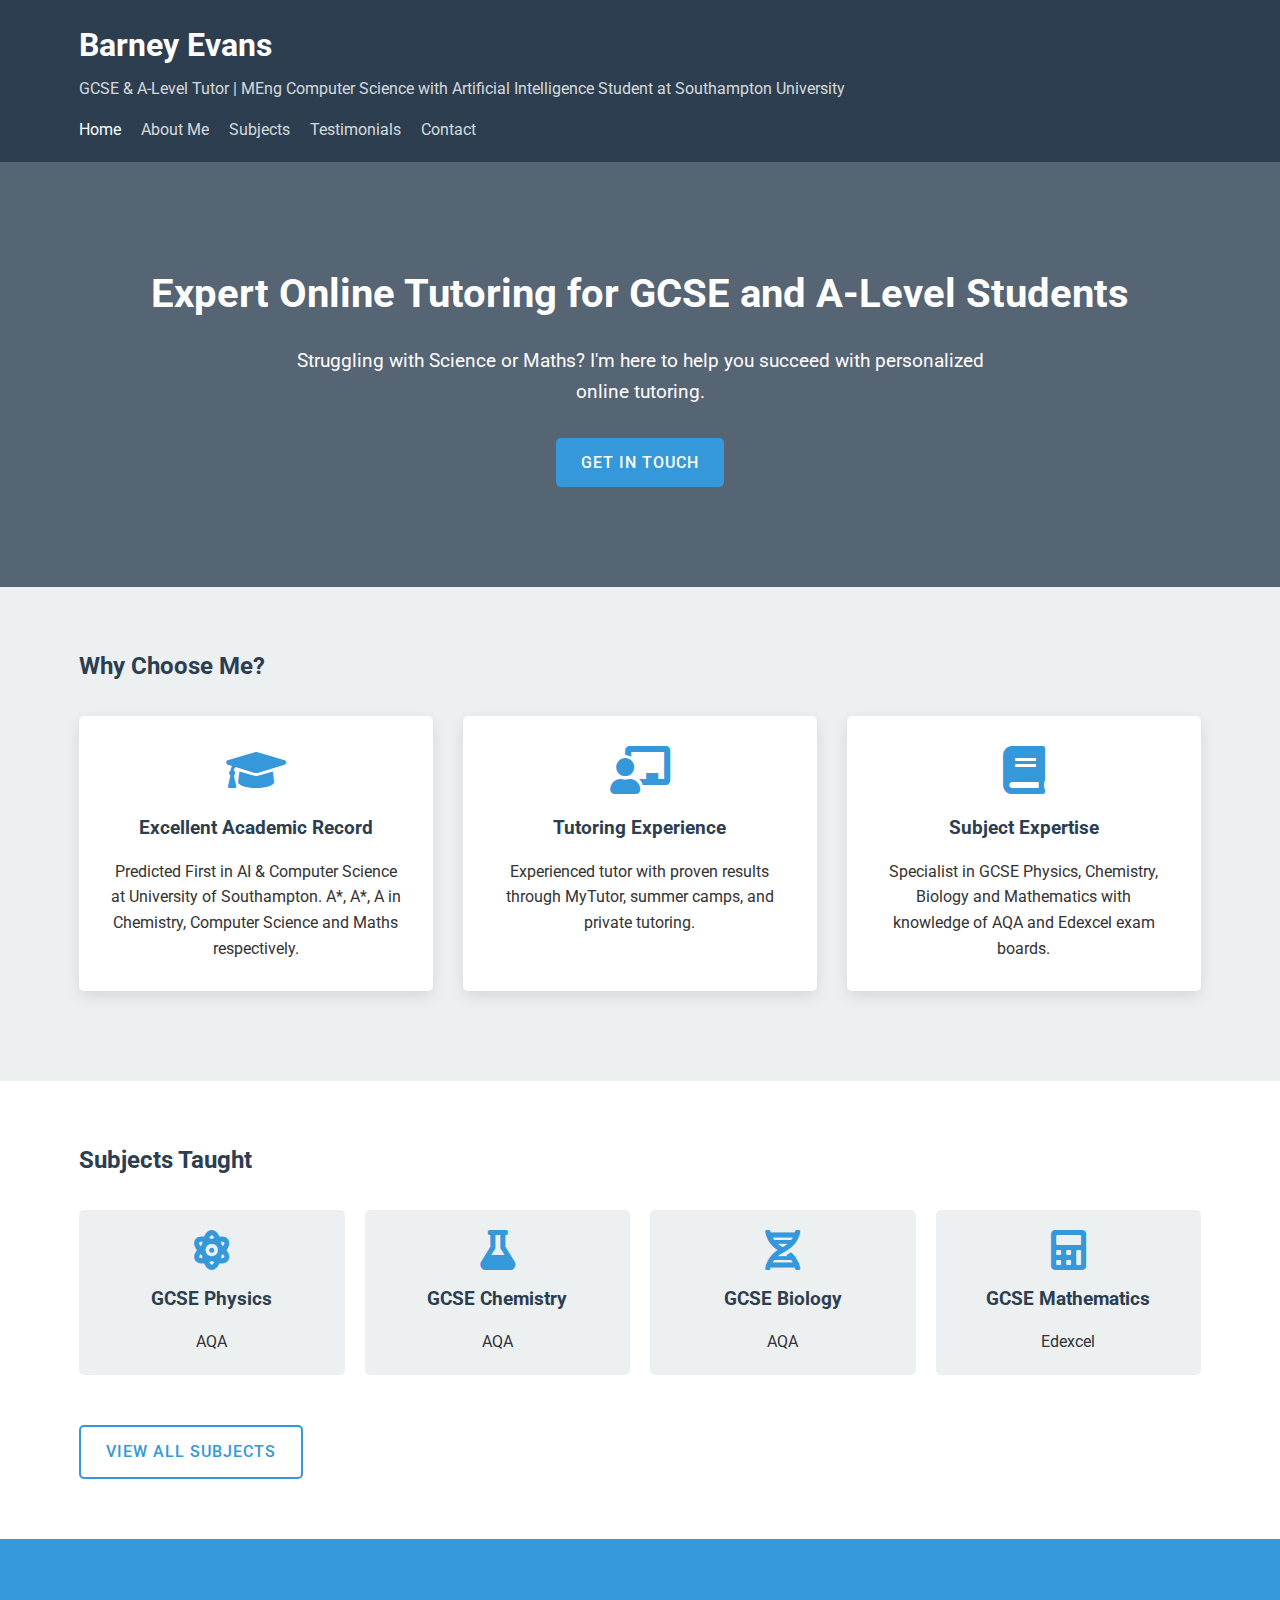
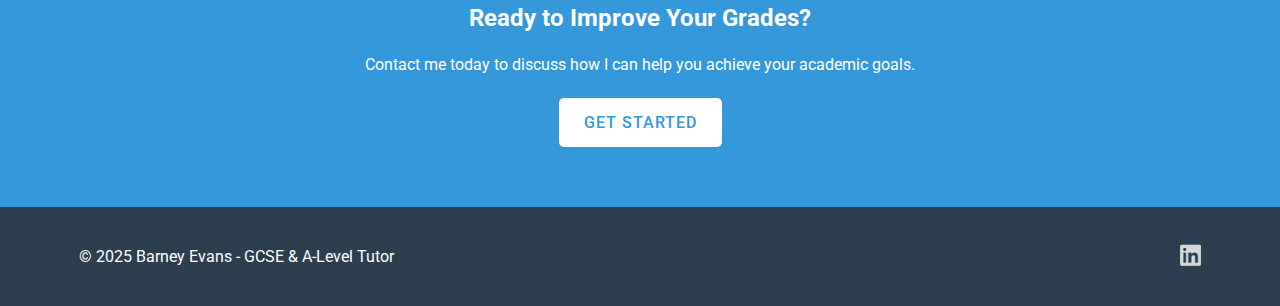
<file: index.html>
<!DOCTYPE html>
<html lang="en">
<head>
    <meta charset="UTF-8">
    <meta name="viewport" content="width=device-width, initial-scale=1.0">
    <title>Barney Evans - GCSE & A-Level Tutor</title>
    <link rel="stylesheet" href="css/style.css">
    <!-- Google Fonts -->
    <link href="https://fonts.googleapis.com/css2?family=Roboto:wght@300;400;500;700&display=swap" rel="stylesheet">
    <!-- Font Awesome for icons -->
    <link rel="stylesheet" href="https://cdnjs.cloudflare.com/ajax/libs/font-awesome/5.15.4/css/all.min.css">
    <!-- Google tag (gtag.js) -->
    <script async src="https://www.googletagmanager.com/gtag/js?id=G-8FGXRLDBVE"></script>
    <script>
      window.dataLayer = window.dataLayer || [];
      function gtag(){dataLayer.push(arguments);}
      gtag('js', new Date());
      gtag('config', 'G-8FGXRLDBVE');
    </script>
</head>
<body>
    <header>
        <div class="container">
            <h1>Barney Evans</h1>
            <p class="tagline">GCSE & A-Level Tutor | MEng Computer Science with Artificial Intelligence Student at Southampton University</p>
            <nav>
                <ul>
                    <li><a href="index.html" class="active">Home</a></li>
                    <li><a href="about.html">About Me</a></li>
                    <li><a href="subjects.html">Subjects</a></li>
                    <li><a href="testimonials.html">Testimonials</a></li>
                    <li><a href="contact.html">Contact</a></li>
                </ul>
            </nav>
        </div>
    </header>

    <section class="hero">
        <div class="container">
            <div class="hero-content">
                <h2>Expert Online Tutoring for GCSE and A-Level Students</h2>
                <p>Struggling with Science or Maths? I'm here to help you succeed with personalized online tutoring.</p>
                <a href="contact.html" class="btn">Get in Touch</a>
            </div>
        </div>
    </section>

    <section class="highlights">
        <div class="container">
            <h2>Why Choose Me?</h2>
            <div class="cards">
                <div class="card">
                    <i class="fas fa-graduation-cap"></i>
                    <h3>Excellent Academic Record</h3>
                    <p>Predicted First in AI & Computer Science at University of Southampton. A*, A*, A in Chemistry, Computer Science and Maths respectively.</p>
                </div>
                <div class="card">
                    <i class="fas fa-chalkboard-teacher"></i>
                    <h3>Tutoring Experience</h3>
                    <p>Experienced tutor with proven results through MyTutor, summer camps, and private tutoring.</p>
                </div>
                <div class="card">
                    <i class="fas fa-book"></i>
                    <h3>Subject Expertise</h3>
                    <p>Specialist in GCSE Physics, Chemistry, Biology and Mathematics with knowledge of AQA and Edexcel exam boards.</p>
                </div>
            </div>
        </div>
    </section>

    <section class="subjects-preview">
        <div class="container">
            <h2>Subjects Taught</h2>
            <div class="subject-list">
                <div class="subject" onclick="openSubjectPopup('gcse-physics')">
                    <i class="fas fa-atom"></i>
                    <h3>GCSE Physics</h3>
                    <p>AQA</p>
                </div>
                <div class="subject" onclick="openSubjectPopup('gcse-chemistry')">
                    <i class="fas fa-flask"></i>
                    <h3>GCSE Chemistry</h3>
                    <p>AQA</p>
                </div>
                <div class="subject" onclick="openSubjectPopup('gcse-biology')">
                    <i class="fas fa-dna"></i>
                    <h3>GCSE Biology</h3>
                    <p>AQA</p>
                </div>
                <div class="subject" onclick="openSubjectPopup('gcse-maths')">
                    <i class="fas fa-calculator"></i>
                    <h3>GCSE Mathematics</h3>
                    <p>Edexcel</p>
                </div>
            </div>
            <a href="subjects.html" class="btn btn-secondary">View All Subjects</a>
        </div>
    </section>

    <section class="cta">
        <div class="container">
            <h2>Ready to Improve Your Grades?</h2>
            <p>Contact me today to discuss how I can help you achieve your academic goals.</p>
            <a href="contact.html" class="btn">Get Started</a>
        </div>
    </section>

    <footer>
        <div class="container">
            <p>&copy; 2025 Barney Evans - GCSE & A-Level Tutor</p>
            <div class="social">
                <a href="https://www.linkedin.com/in/barney-evans-400379280/" target="_blank"><i class="fab fa-linkedin"></i></a>
            </div>
        </div>
    </footer>
    
    <!-- Subject Detail Modal -->
    <div id="subject-modal" class="modal">
        <div class="modal-content">
            <span class="close-modal">&times;</span>
            <div id="subject-detail-content">
                <!-- Content will be loaded here via JavaScript -->
            </div>
        </div>
    </div>

    <script>
        // Define subject details - same as on subjects.html
        const subjectDetails = {
            'gcse-physics': {
                title: 'GCSE Physics (AQA)',
                icon: 'fas fa-atom',
                content: `
                    <p>I offer comprehensive tutoring in GCSE Physics (AQA), covering all key topics including:</p>
                    <ul>
                        <li>Energy and energy transfers</li>
                        <li>Electricity and circuits</li>
                        <li>Particle model of matter</li>
                        <li>Atomic structure and radiation</li>
                        <li>Forces and motion</li>
                        <li>Waves and electromagnetic spectrum</li>
                        <li>Magnetism and electromagnetism</li>
                        <li>Space physics</li>
                    </ul>
                    <div class="resource-section">
                        <h4>My Teaching Materials:</h4>
                        <div class="resource-grid">
                            <div class="resource-item" onclick="previewResource('resources/Magnetism - Physics.pdf')">
                                <div class="resource-icon"><i class="fas fa-file-pdf"></i></div>
                                <h5>Magnetism</h5>
                                <span class="preview-btn">Preview</span>
                            </div>
                            <div class="resource-item" onclick="previewResource('resources/Velocity - Physics.pdf')">
                                <div class="resource-icon"><i class="fas fa-file-pdf"></i></div>
                                <h5>Velocity</h5>
                                <span class="preview-btn">Preview</span>
                            </div>
                            <div class="resource-item" onclick="previewResource('resources/Waves - Physics.pdf')">
                                <div class="resource-icon"><i class="fas fa-file-pdf"></i></div>
                                <h5>Waves</h5>
                                <span class="preview-btn">Preview</span>
                            </div>
                        </div>
                    </div>
                `
            },
            'gcse-chemistry': {
                title: 'GCSE Chemistry (AQA)',
                icon: 'fas fa-flask',
                content: `
                    <p>My GCSE Chemistry tutoring covers all aspects of the AQA syllabus, including:</p>
                    <ul>
                        <li>Atomic structure and the periodic table</li>
                        <li>Bonding, structure, and properties of matter</li>
                        <li>Quantitative chemistry</li>
                        <li>Chemical changes and electrolysis</li>
                        <li>Energy changes in reactions</li>
                        <li>Rate of reaction and equilibrium</li>
                        <li>Organic chemistry</li>
                        <li>Chemical analysis and testing</li>
                    </ul>
                    <div class="resource-section">
                        <h4>My Teaching Materials:</h4>
                        <div class="resource-grid">
                            <div class="resource-item" onclick="previewResource('resources/Bonding - Chemistry.pdf')">
                                <div class="resource-icon"><i class="fas fa-file-pdf"></i></div>
                                <h5>Bonding</h5>
                                <span class="preview-btn">Preview</span>
                            </div>
                            <div class="resource-item" onclick="previewResource('resources/Dynamic_Equilibrium - Chemistry.pdf')">
                                <div class="resource-icon"><i class="fas fa-file-pdf"></i></div>
                                <h5>Dynamic Equilibrium</h5>
                                <span class="preview-btn">Preview</span>
                            </div>
                            <div class="resource-item" onclick="previewResource('resources/Rates_of_Reaction - Chemistry.pdf')">
                                <div class="resource-icon"><i class="fas fa-file-pdf"></i></div>
                                <h5>Rates of Reaction</h5>
                                <span class="preview-btn">Preview</span>
                            </div>
                        </div>
                    </div>
                `
            },
            'gcse-biology': {
                title: 'GCSE Biology (AQA)',
                icon: 'fas fa-dna',
                content: `
                    <p>My GCSE Biology tutoring covers the full AQA curriculum, including:</p>
                    <ul>
                        <li>Cell biology and organisation</li>
                        <li>Infection and response</li>
                        <li>Bioenergetics (photosynthesis and respiration)</li>
                        <li>Homeostasis and response</li>
                        <li>Inheritance, variation, and evolution</li>
                        <li>Ecology and ecosystems</li>
                    </ul>
                    <div class="resource-section">
                        <h4>My Teaching Materials:</h4>
                        <div class="resource-grid">
                            <div class="resource-item" onclick="previewResource('resources/Heart - Biology.pdf')">
                                <div class="resource-icon"><i class="fas fa-file-pdf"></i></div>
                                <h5>The Heart</h5>
                                <span class="preview-btn">Preview</span>
                            </div>
                            <div class="resource-item" onclick="previewResource('resources/Inheritance - Biology.pdf')">
                                <div class="resource-icon"><i class="fas fa-file-pdf"></i></div>
                                <h5>Inheritance</h5>
                                <span class="preview-btn">Preview</span>
                            </div>
                        </div>
                    </div>
                `
            },
            'gcse-maths': {
                title: 'GCSE Mathematics (Edexcel)',
                icon: 'fas fa-calculator',
                content: `
                    <p>I provide comprehensive tutoring for Edexcel GCSE Mathematics, covering all key areas:</p>
                    <ul>
                        <li>Number (fractions, percentages, standard form)</li>
                        <li>Algebra (equations, sequences, graphs)</li>
                        <li>Ratio, proportion, and rates of change</li>
                        <li>Geometry and measures</li>
                        <li>Probability and statistics</li>
                    </ul>
                    <div class="resource-section">
                        <h4>My Teaching Materials:</h4>
                        <div class="resource-grid">
                            <div class="resource-item" onclick="previewResource('resources/Sequences - Maths.pdf')">
                                <div class="resource-icon"><i class="fas fa-file-pdf"></i></div>
                                <h5>Sequences</h5>
                                <span class="preview-btn">Preview</span>
                            </div>
                            <div class="resource-item" onclick="previewResource('resources/Trigonometry - Mathematics.pdf')">
                                <div class="resource-icon"><i class="fas fa-file-pdf"></i></div>
                                <h5>Trigonometry</h5>
                                <span class="preview-btn">Preview</span>
                            </div>
                            <div class="resource-item" onclick="previewResource('resources/Vectors - Mathematics.pdf')">
                                <div class="resource-icon"><i class="fas fa-file-pdf"></i></div>
                                <h5>Vectors</h5>
                                <span class="preview-btn">Preview</span>
                            </div>
                        </div>
                    </div>
                `
            }
        };

        // Function to open subject popup
        function openSubjectPopup(subjectId) {
            const modal = document.getElementById('subject-modal');
            const contentDiv = document.getElementById('subject-detail-content');
            const details = subjectDetails[subjectId];
            
            // Create content
            contentDiv.innerHTML = `
                <div class="modal-header">
                    <i class="${details.icon}"></i>
                    <h3>${details.title}</h3>
                </div>
                <div class="modal-body">
                    ${details.content}
                </div>
            `;
            
            // Show modal
            modal.style.display = 'block';
            
            // Stop scrolling on background
            document.body.style.overflow = 'hidden';
        }
        
        // Function to preview a resource
        function previewResource(resourcePath) {
            // Create a PDF viewer modal
            const viewerHTML = `
                <div class="pdf-viewer">
                    <div class="pdf-viewer-header">
                        <a href="${resourcePath}" target="_blank" class="btn btn-small">
                            <i class="fas fa-external-link-alt"></i> Open in New Tab
                        </a>
                    </div>
                    <div class="pdf-viewer-content">
                        <iframe src="${resourcePath}" width="100%" height="600px"></iframe>
                    </div>
                </div>
            `;
            
            // Replace subject detail content with PDF viewer
            document.getElementById('subject-detail-content').innerHTML = viewerHTML;
        }
        
        // Close modal when clicking the X
        document.querySelector('.close-modal').addEventListener('click', function() {
            document.getElementById('subject-modal').style.display = 'none';
            document.body.style.overflow = 'auto'; // Restore scrolling
        });
        
        // Close modal when clicking outside the content
        window.addEventListener('click', function(event) {
            const modal = document.getElementById('subject-modal');
            if (event.target === modal) {
                modal.style.display = 'none';
                document.body.style.overflow = 'auto'; // Restore scrolling
            }
        });
    </script>
</body>
</html>
</file>
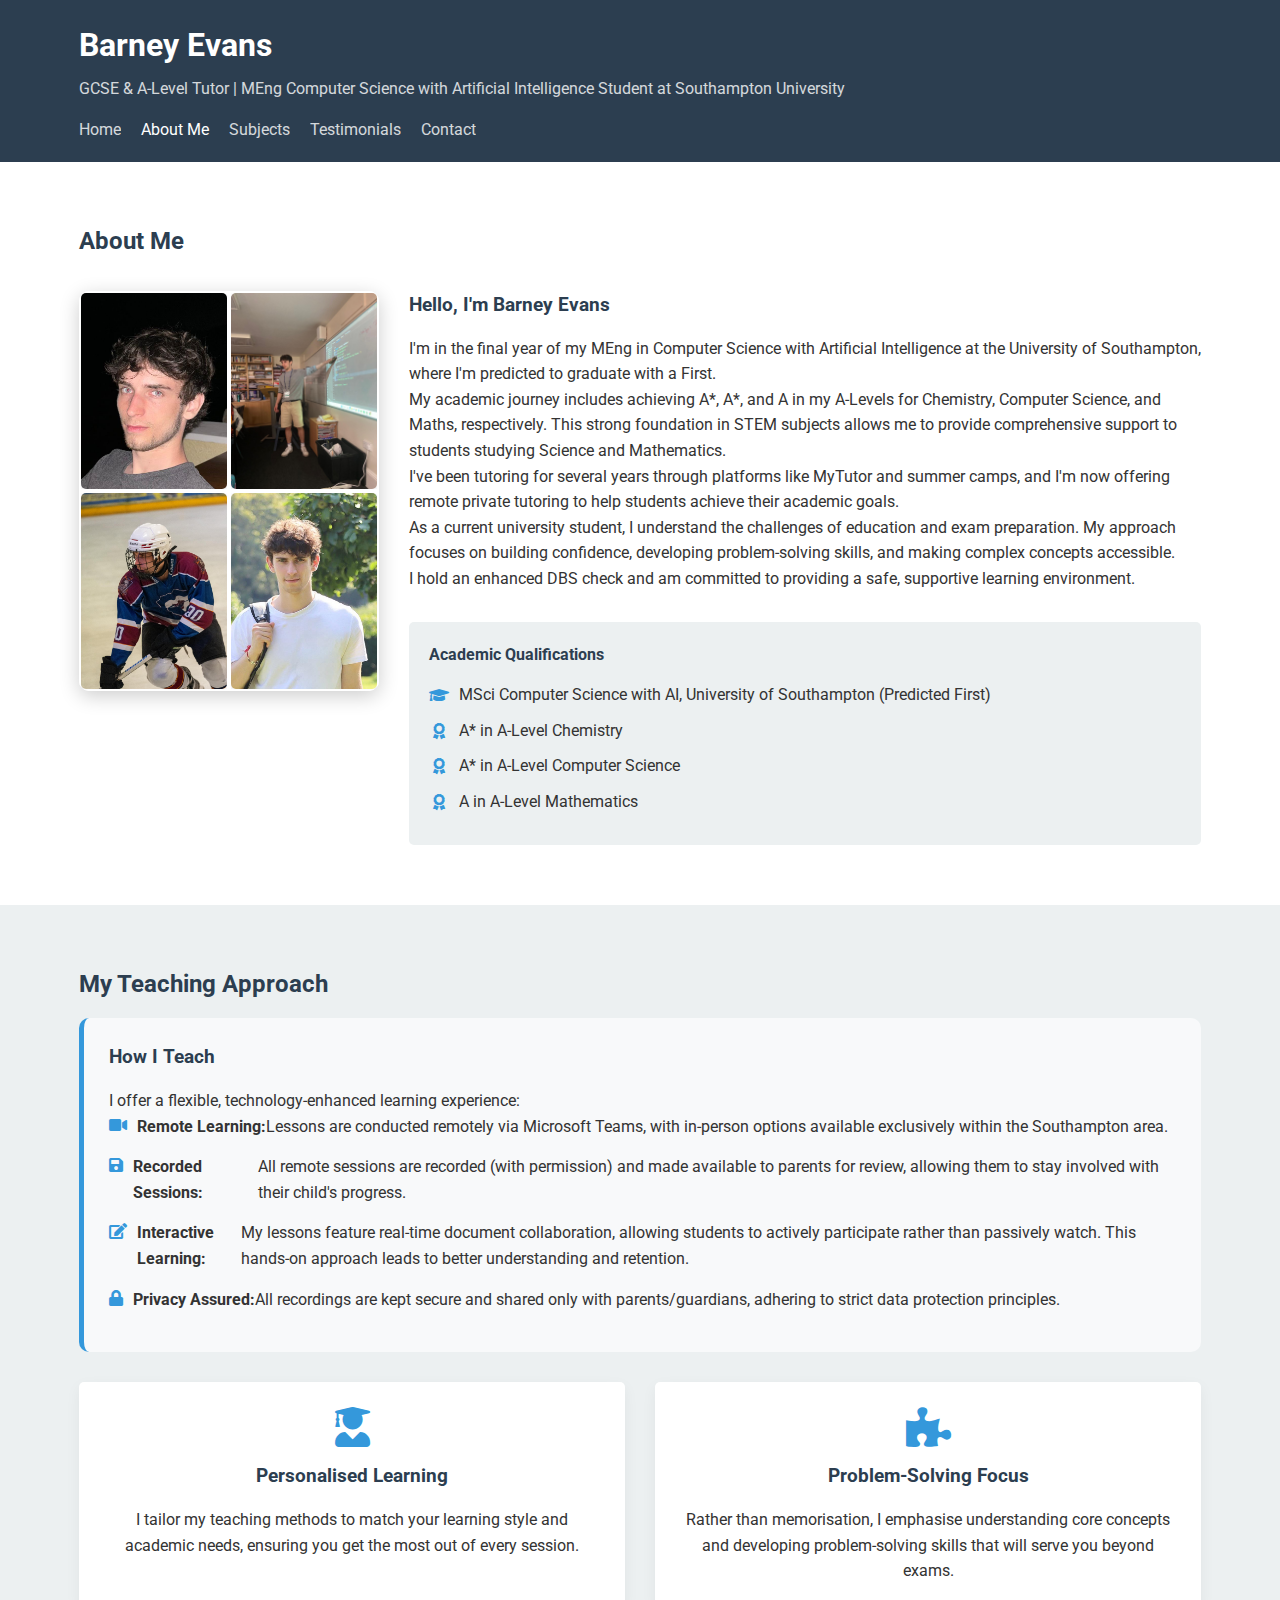
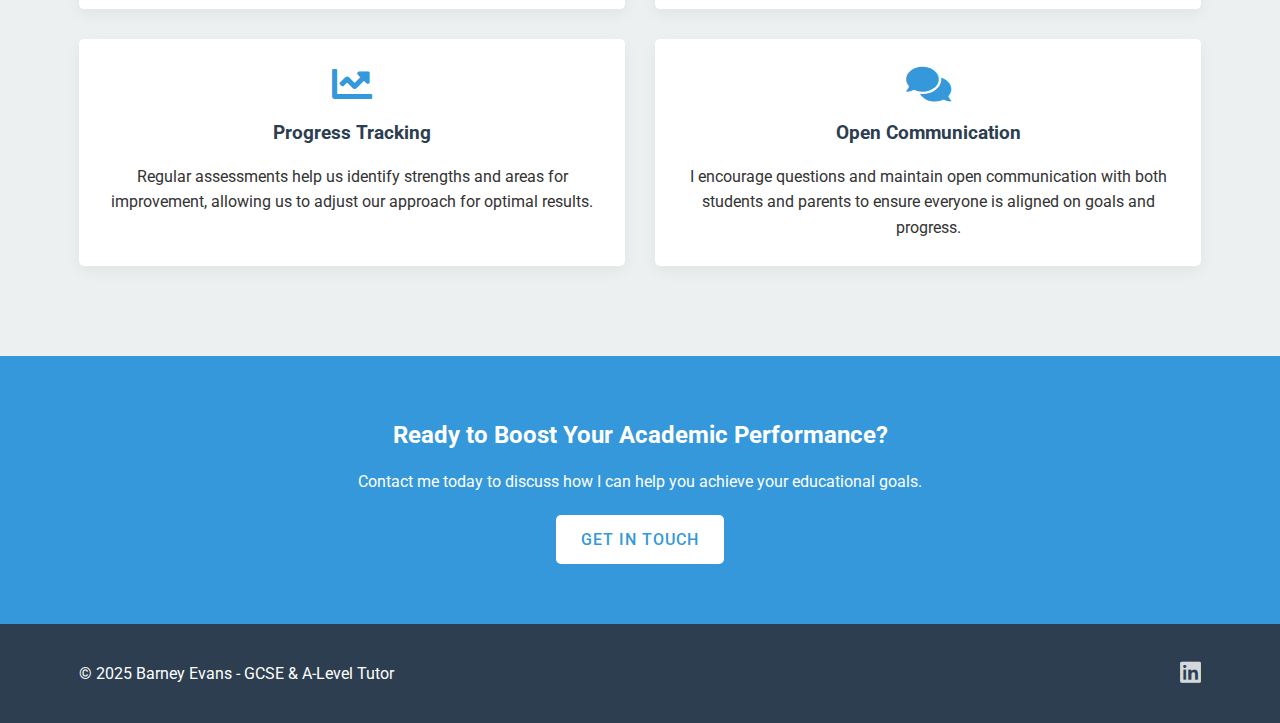
<file: about.html>
<!DOCTYPE html>
<html lang="en">
<head>
    <meta charset="UTF-8">
    <meta name="viewport" content="width=device-width, initial-scale=1.0">
    <title>About Me - Barney Evans | GCSE & A-Level Tutor</title>
    <link rel="stylesheet" href="css/style.css">
    <!-- Google Fonts -->
    <link href="https://fonts.googleapis.com/css2?family=Roboto:wght@300;400;500;700&display=swap" rel="stylesheet">
    <!-- Font Awesome for icons -->
    <link rel="stylesheet" href="https://cdnjs.cloudflare.com/ajax/libs/font-awesome/5.15.4/css/all.min.css">
    <!-- Google tag (gtag.js) -->
    <script async src="https://www.googletagmanager.com/gtag/js?id=G-8FGXRLDBVE"></script>
    <script>
      window.dataLayer = window.dataLayer || [];
      function gtag(){dataLayer.push(arguments);}
      gtag('js', new Date());
      gtag('config', 'G-8FGXRLDBVE');
    </script>
</head>
<body>
    <header>
        <div class="container">
            <h1>Barney Evans</h1>
            <p class="tagline">GCSE & A-Level Tutor | MEng Computer Science with Artificial Intelligence Student at Southampton University</p>
            <nav>
                <ul>
                    <li><a href="index.html">Home</a></li>
                    <li><a href="about.html" class="active">About Me</a></li>
                    <li><a href="subjects.html">Subjects</a></li>
                    <li><a href="testimonials.html">Testimonials</a></li>
                    <li><a href="contact.html">Contact</a></li>
                </ul>
            </nav>
        </div>
    </header>

    <section class="about-intro">
        <div class="container">
            <h2>About Me</h2>
            <div class="about-content">
                <div class="about-image">
                    <div class="image-collage">
                        <div class="collage-row">
                            <div class="collage-cell headshot">
                                <img src="collage_images/headshot.jpg" alt="Barney Evans - Professional Headshot">
                            </div>
                            <div class="collage-cell teaching">
                                <img src="collage_images/teaching.jpg" alt="Barney Evans - Teaching">
                            </div>
                        </div>
                        <div class="collage-row">
                            <div class="collage-cell hockey">
                                <img src="collage_images/hockey_image.jpg" alt="Barney Evans - Playing Ice Hockey">
                            </div>
                            <div class="collage-cell pleasant">
                                <img src="collage_images/pleasant_image.jpg" alt="Barney Evans">
                            </div>
                        </div>
                    </div>
                </div>
                <div class="about-text">
                    <h3>Hello, I'm Barney Evans</h3>
                    <p>I'm in the final year of my MEng in Computer Science with Artificial Intelligence at the University of Southampton, where I'm predicted to graduate with a First.</p>
                    
                    <p>My academic journey includes achieving A*, A*, and A in my A-Levels for Chemistry, Computer Science, and Maths, respectively. This strong foundation in STEM subjects allows me to provide comprehensive support to students studying Science and Mathematics.</p>
                    
                    <p>I've been tutoring for several years through platforms like MyTutor and summer camps, and I'm now offering remote private tutoring to help students achieve their academic goals.</p>
                    
                    <p>As a current university student, I understand the challenges of education and exam preparation. My approach focuses on building confidence, developing problem-solving skills, and making complex concepts accessible.</p>
                    
                    <p>I hold an enhanced DBS check and am committed to providing a safe, supportive learning environment.</p>
                    
                    <div class="qualifications">
                        <h4>Academic Qualifications</h4>
                        <ul>
                            <li><i class="fas fa-graduation-cap"></i> MSci Computer Science with AI, University of Southampton (Predicted First)</li>
                            <li><i class="fas fa-award"></i> A* in A-Level Chemistry</li>
                            <li><i class="fas fa-award"></i> A* in A-Level Computer Science</li>
                            <li><i class="fas fa-award"></i> A in A-Level Mathematics</li>
                        </ul>
                    </div>
                </div>
            </div>
        </div>
    </section>

    <section class="teaching-approach">
        <div class="container">
            <h2>My Teaching Approach</h2>
            
            <div class="teaching-format">
                <h3>How I Teach</h3>
                <p>I offer a flexible, technology-enhanced learning experience:</p>
                <ul class="teaching-features">
                    <li><i class="fas fa-video"></i> <strong>Remote Learning:</strong> Lessons are conducted remotely via Microsoft Teams, with in-person options available exclusively within the Southampton area.</li>
                    <li><i class="fas fa-save"></i> <strong>Recorded Sessions:</strong> All remote sessions are recorded (with permission) and made available to parents for review, allowing them to stay involved with their child's progress.</li>
                    <li><i class="fas fa-edit"></i> <strong>Interactive Learning:</strong> My lessons feature real-time document collaboration, allowing students to actively participate rather than passively watch. This hands-on approach leads to better understanding and retention.</li>
                    <li><i class="fas fa-lock"></i> <strong>Privacy Assured:</strong> All recordings are kept secure and shared only with parents/guardians, adhering to strict data protection principles.</li>
                </ul>
            </div>
            
            <div class="approach-cards">
                <div class="approach-card">
                    <i class="fas fa-user-graduate"></i>
                    <h3>Personalised Learning</h3>
                    <p>I tailor my teaching methods to match your learning style and academic needs, ensuring you get the most out of every session.</p>
                </div>
                <div class="approach-card">
                    <i class="fas fa-puzzle-piece"></i>
                    <h3>Problem-Solving Focus</h3>
                    <p>Rather than memorisation, I emphasise understanding core concepts and developing problem-solving skills that will serve you beyond exams.</p>
                </div>
                <div class="approach-card">
                    <i class="fas fa-chart-line"></i>
                    <h3>Progress Tracking</h3>
                    <p>Regular assessments help us identify strengths and areas for improvement, allowing us to adjust our approach for optimal results.</p>
                </div>
                <div class="approach-card">
                    <i class="fas fa-comments"></i>
                    <h3>Open Communication</h3>
                    <p>I encourage questions and maintain open communication with both students and parents to ensure everyone is aligned on goals and progress.</p>
                </div>
            </div>
        </div>
    </section>

    <section class="cta">
        <div class="container">
            <h2>Ready to Boost Your Academic Performance?</h2>
            <p>Contact me today to discuss how I can help you achieve your educational goals.</p>
            <a href="contact.html" class="btn">Get in Touch</a>
        </div>
    </section>

    <footer>
        <div class="container">
            <p>&copy; 2025 Barney Evans - GCSE & A-Level Tutor</p>
            <div class="social">
                <a href="https://www.linkedin.com/in/barney-evans-400379280/" target="_blank"><i class="fab fa-linkedin"></i></a>
            </div>
        </div>
    </footer>
</body>
</html>
</file>
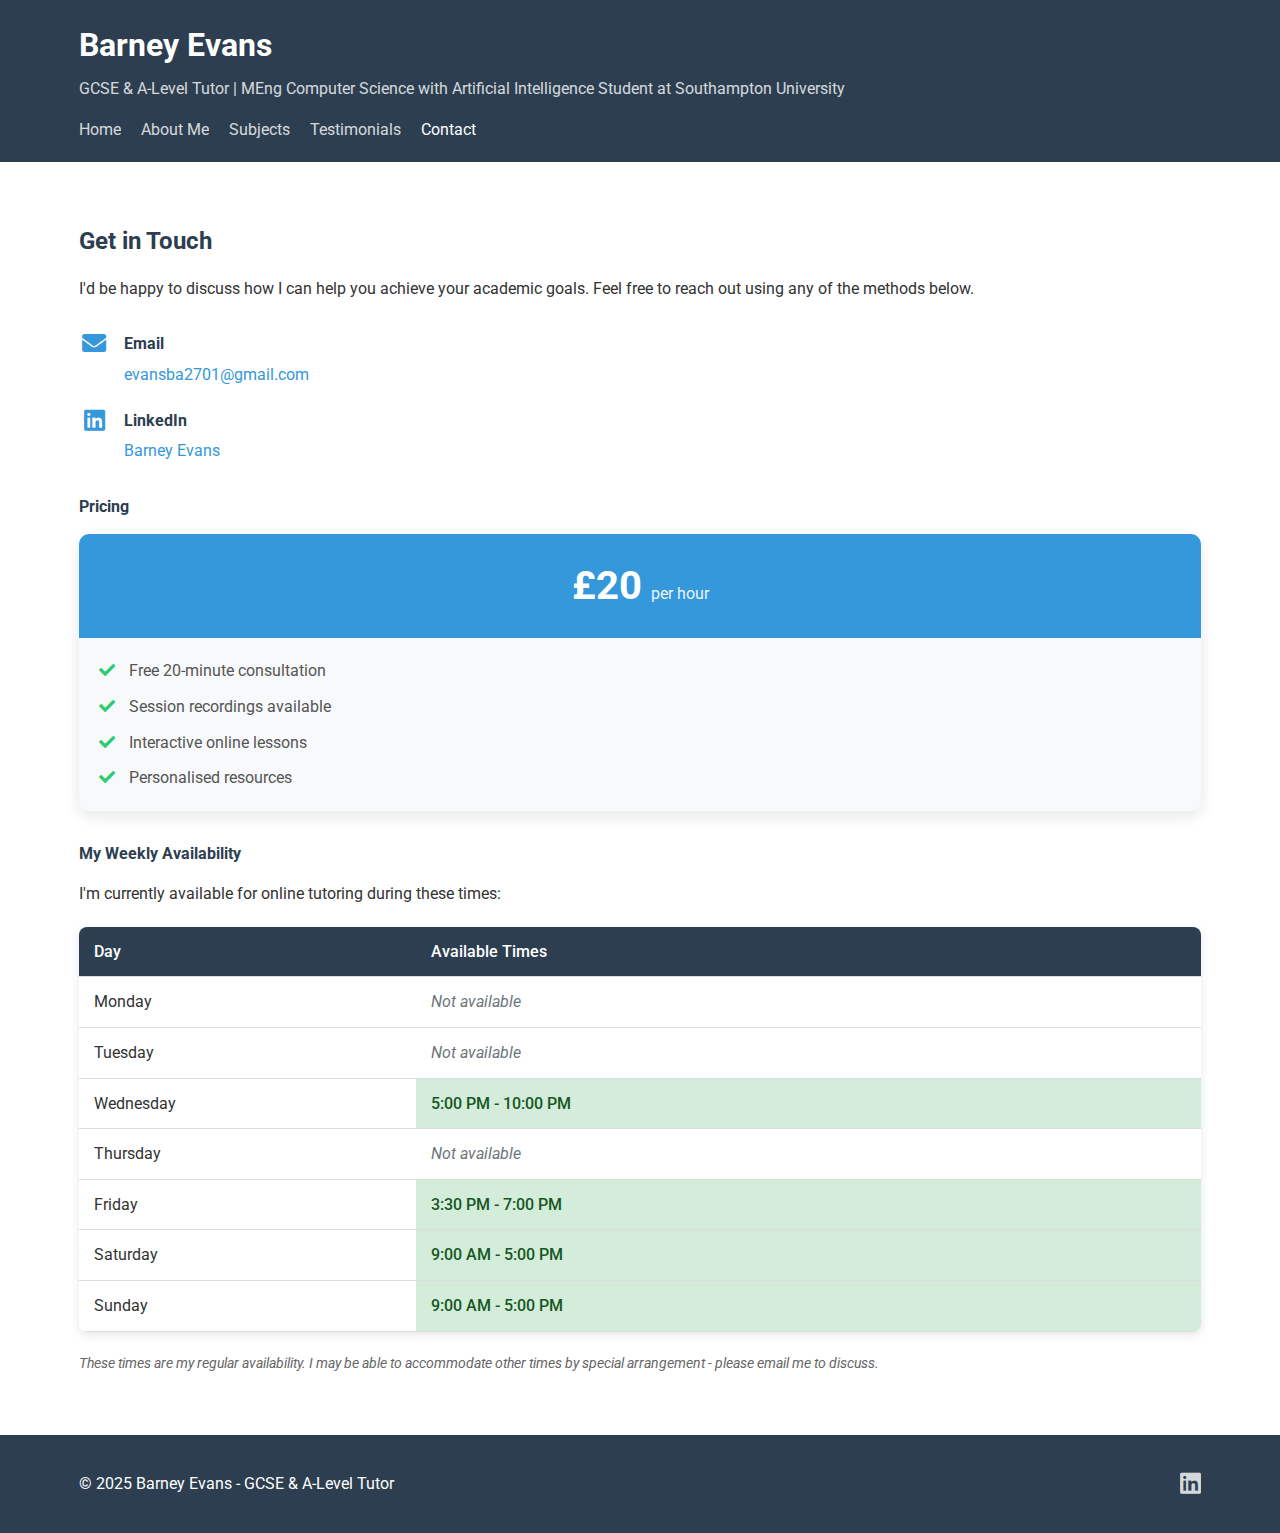
<file: contact.html>
<!DOCTYPE html>
<html lang="en">
<head>
    <meta charset="UTF-8">
    <meta name="viewport" content="width=device-width, initial-scale=1.0">
    <title>Contact - Barney Evans | GCSE & A-Level Tutor</title>
    <link rel="stylesheet" href="css/style.css">
    <!-- Google Fonts -->
    <link href="https://fonts.googleapis.com/css2?family=Roboto:wght@300;400;500;700&display=swap" rel="stylesheet">
    <!-- Font Awesome for icons -->
    <link rel="stylesheet" href="https://cdnjs.cloudflare.com/ajax/libs/font-awesome/5.15.4/css/all.min.css">
    <!-- Google tag (gtag.js) -->
    <script async src="https://www.googletagmanager.com/gtag/js?id=G-8FGXRLDBVE"></script>
    <script>
      window.dataLayer = window.dataLayer || [];
      function gtag(){dataLayer.push(arguments);}
      gtag('js', new Date());
      gtag('config', 'G-8FGXRLDBVE');
    </script>
</head>
<body>
    <header>
        <div class="container">
            <h1>Barney Evans</h1>
            <p class="tagline">GCSE & A-Level Tutor | MEng Computer Science with Artificial Intelligence Student at Southampton University</p>
            <nav>
                <ul>
                    <li><a href="index.html">Home</a></li>
                    <li><a href="about.html">About Me</a></li>
                    <li><a href="subjects.html">Subjects</a></li>
                    <li><a href="testimonials.html">Testimonials</a></li>
                    <li><a href="contact.html" class="active">Contact</a></li>
                </ul>
            </nav>
        </div>
    </header>

    <section class="contact">
        <div class="container">
            <h2>Get in Touch</h2>
            <p>I'd be happy to discuss how I can help you achieve your academic goals. Feel free to reach out using any of the methods below.</p>
            
            <div class="contact-container">
                <div class="contact-info">
                    <div class="contact-method">
                        <i class="fas fa-envelope"></i>
                        <div>
                            <h4>Email</h4>
                            <p><a href="mailto:evansba2701@gmail.com">evansba2701@gmail.com</a></p>
                        </div>
                    </div>
                    
                    <div class="contact-method">
                        <i class="fab fa-linkedin"></i>
                        <div>
                            <h4>LinkedIn</h4>
                            <p><a href="https://www.linkedin.com/in/barney-evans-400379280/" target="_blank">Barney Evans</a></p>
                        </div>
                    </div>
                    
                    <div class="pricing-info">
                        <h4>Pricing</h4>
                        <div class="price-box">
                            <div class="price-main">
                                <span class="price-amount">£20</span>
                                <span class="price-period">per hour</span>
                            </div>
                            <div class="price-features">
                                <p class="price-feature"><i class="fas fa-check"></i> Free 20-minute consultation</p>
                                <p class="price-feature"><i class="fas fa-check"></i> Session recordings available</p>
                                <p class="price-feature"><i class="fas fa-check"></i> Interactive online lessons</p>
                                <p class="price-feature"><i class="fas fa-check"></i> Personalised resources</p>
                            </div>
                        </div>
                    </div>
                    
                    <div class="availability">
                        <h4>My Weekly Availability</h4>
                        <p>I'm currently available for online tutoring during these times:</p>
                        
                        <table class="availability-table">
                            <thead>
                                <tr>
                                    <th class="day-column">Day</th>
                                    <th class="time-column">Available Times</th>
                                </tr>
                            </thead>
                            <tbody>
                                <tr>
                                    <td>Monday</td>
                                    <td class="unavailable">Not available</td>
                                </tr>
                                <tr>
                                    <td>Tuesday</td>
                                    <td class="unavailable">Not available</td>
                                </tr>
                                <tr>
                                    <td>Wednesday</td>
                                    <td class="available">5:00 PM - 10:00 PM</td>
                                </tr>
                                <tr>
                                    <td>Thursday</td>
                                    <td class="unavailable">Not available</td>
                                </tr>
                                <tr>
                                    <td>Friday</td>
                                    <td class="available">3:30 PM - 7:00 PM</td>
                                </tr>
                                <tr>
                                    <td>Saturday</td>
                                    <td class="available">9:00 AM - 5:00 PM</td>
                                </tr>
                                <tr>
                                    <td>Sunday</td>
                                    <td class="available">9:00 AM - 5:00 PM</td>
                                </tr>
                            </tbody>
                        </table>
                        
                        <p class="calendar-note">These times are my regular availability. I may be able to accommodate other times by special arrangement - please email me to discuss.</p>
                    </div>
                </div>
            </div>
        </div>
    </section>

    <footer>
        <div class="container">
            <p>&copy; 2025 Barney Evans - GCSE & A-Level Tutor</p>
            <div class="social">
                <a href="https://www.linkedin.com/in/barney-evans-400379280/" target="_blank"><i class="fab fa-linkedin"></i></a>
            </div>
        </div>
    </footer>

    <script>
        // Simple form validation - note that this doesn't actually send data
        document.getElementById('contactForm').addEventListener('submit', function(e) {
            e.preventDefault();
            alert('Thank you for your message! This is a static demonstration form. Please email me directly at evansba2701@gmail.com.');
        });
    </script>
</body>
</html>
</file>
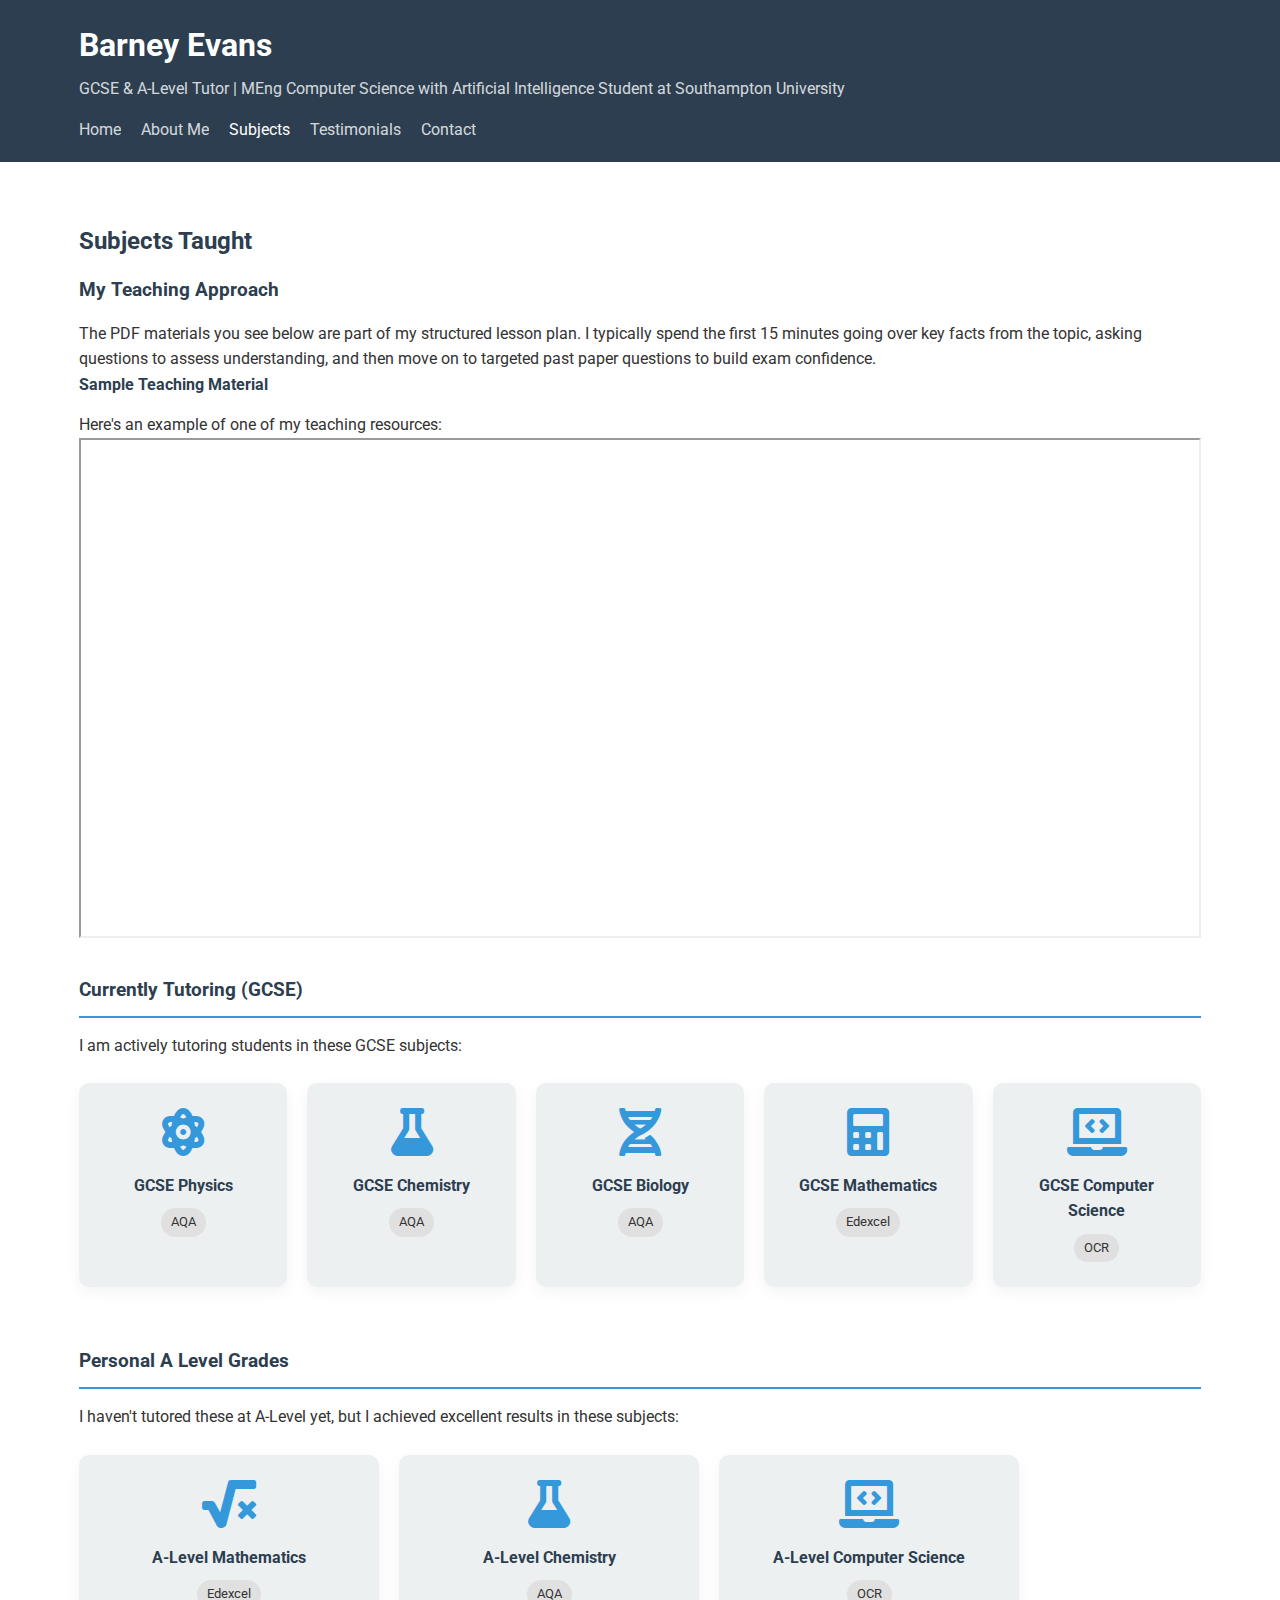
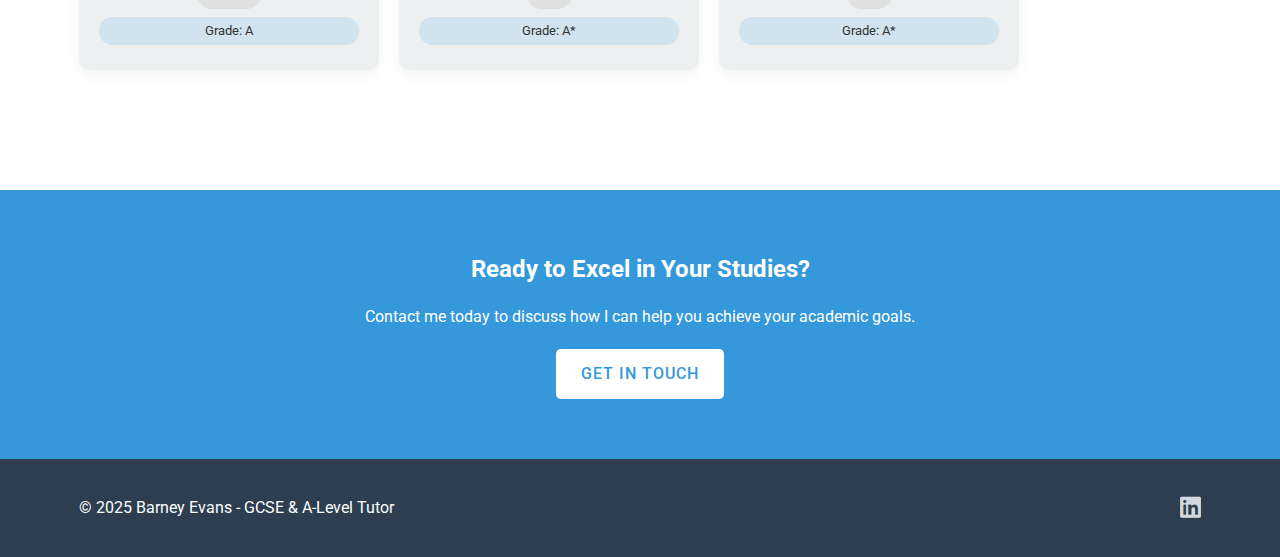
<file: subjects.html>
<!DOCTYPE html>
<html lang="en">
<head>
    <meta charset="UTF-8">
    <meta name="viewport" content="width=device-width, initial-scale=1.0">
    <title>Subjects - Barney Evans | GCSE & A-Level Tutor</title>
    <link rel="stylesheet" href="css/style.css">
    <!-- Google Fonts -->
    <link href="https://fonts.googleapis.com/css2?family=Roboto:wght@300;400;500;700&display=swap" rel="stylesheet">
    <!-- Font Awesome for icons -->
    <link rel="stylesheet" href="https://cdnjs.cloudflare.com/ajax/libs/font-awesome/5.15.4/css/all.min.css">
    <!-- Google tag (gtag.js) -->
    <script async src="https://www.googletagmanager.com/gtag/js?id=G-8FGXRLDBVE"></script>
    <script>
      window.dataLayer = window.dataLayer || [];
      function gtag(){dataLayer.push(arguments);}
      gtag('js', new Date());
      gtag('config', 'G-8FGXRLDBVE');
    </script>
</head>
<body>
    <header>
        <div class="container">
            <h1>Barney Evans</h1>
            <p class="tagline">GCSE & A-Level Tutor | MEng Computer Science with Artificial Intelligence Student at Southampton University</p>
            <nav>
                <ul>
                    <li><a href="index.html">Home</a></li>
                    <li><a href="about.html">About Me</a></li>
                    <li><a href="subjects.html" class="active">Subjects</a></li>
                    <li><a href="testimonials.html">Testimonials</a></li>
                    <li><a href="contact.html">Contact</a></li>
                </ul>
            </nav>
        </div>
    </header>

    <section class="subjects">
        <div class="container">
            <h2>Subjects Taught</h2>
            
            <div class="lesson-approach">
                <h3>My Teaching Approach</h3>
                <p>The PDF materials you see below are part of my structured lesson plan. I typically spend the first 15 minutes going over key facts from the topic, asking questions to assess understanding, and then move on to targeted past paper questions to build exam confidence.</p>
                
                <div class="exemplar-preview">
                    <h4>Sample Teaching Material</h4>
                    <p>Here's an example of one of my teaching resources:</p>
                    <div class="pdf-frame">
                        <iframe src="resources/Bonding - Chemistry.pdf" width="100%" height="500px"></iframe>
                    </div>
                </div>
            </div>
            
            <div class="subject-category">
                <h3>Currently Tutoring (GCSE)</h3>
                <p>I am actively tutoring students in these GCSE subjects:</p>
                
                <div class="subject-grid">
                    <!-- GCSE Physics -->
                    <div class="subject-tile" onclick="showSubjectDetails('gcse-physics')">
                        <div class="subject-icon"><i class="fas fa-atom"></i></div>
                        <h4>GCSE Physics</h4>
                        <span class="exam-board">AQA</span>
                    </div>
                    
                    <!-- GCSE Chemistry -->
                    <div class="subject-tile" onclick="showSubjectDetails('gcse-chemistry')">
                        <div class="subject-icon"><i class="fas fa-flask"></i></div>
                        <h4>GCSE Chemistry</h4>
                        <span class="exam-board">AQA</span>
                    </div>
                    
                    <!-- GCSE Biology -->
                    <div class="subject-tile" onclick="showSubjectDetails('gcse-biology')">
                        <div class="subject-icon"><i class="fas fa-dna"></i></div>
                        <h4>GCSE Biology</h4>
                        <span class="exam-board">AQA</span>
                    </div>
                    
                    <!-- GCSE Mathematics -->
                    <div class="subject-tile" onclick="showSubjectDetails('gcse-maths')">
                        <div class="subject-icon"><i class="fas fa-calculator"></i></div>
                        <h4>GCSE Mathematics</h4>
                        <span class="exam-board">Edexcel</span>
                    </div>
                    
                    <!-- GCSE Computer Science -->
                    <div class="subject-tile" onclick="showSubjectDetails('gcse-cs')">
                        <div class="subject-icon"><i class="fas fa-laptop-code"></i></div>
                        <h4>GCSE Computer Science</h4>
                        <span class="exam-board">OCR</span>
                    </div>
                </div>
            </div>
            
            <div class="subject-category">
                <h3>Personal A Level Grades</h3>
                <p>I haven't tutored these at A-Level yet, but I achieved excellent results in these subjects:</p>
                
                <div class="subject-grid">
                    <!-- A-Level Mathematics -->
                    <div class="subject-tile a-level" onclick="showSubjectDetails('alevel-maths')">
                        <div class="subject-icon"><i class="fas fa-square-root-alt"></i></div>
                        <h4>A-Level Mathematics</h4>
                        <span class="exam-board">Edexcel</span>
                        <span class="grade">Grade: A</span>
                    </div>
                    
                    <!-- A-Level Chemistry -->
                    <div class="subject-tile a-level" onclick="showSubjectDetails('alevel-chemistry')">
                        <div class="subject-icon"><i class="fas fa-flask"></i></div>
                        <h4>A-Level Chemistry</h4>
                        <span class="exam-board">AQA</span>
                        <span class="grade">Grade: A*</span>
                    </div>
                    
                    <!-- A-Level Computer Science -->
                    <div class="subject-tile a-level" onclick="showSubjectDetails('alevel-cs')">
                        <div class="subject-icon"><i class="fas fa-laptop-code"></i></div>
                        <h4>A-Level Computer Science</h4>
                        <span class="exam-board">OCR</span>
                        <span class="grade">Grade: A*</span>
                    </div>
                </div>
            </div>
        </div>
    </section>
    
    <!-- Subject Detail Modal -->
    <div id="subject-modal" class="modal">
        <div class="modal-content">
            <span class="close-modal">&times;</span>
            <div id="subject-detail-content">
                <!-- Content will be loaded here via JavaScript -->
            </div>
        </div>
    </div>

    <section class="cta">
        <div class="container">
            <h2>Ready to Excel in Your Studies?</h2>
            <p>Contact me today to discuss how I can help you achieve your academic goals.</p>
            <a href="contact.html" class="btn">Get in Touch</a>
        </div>
    </section>

    <footer>
        <div class="container">
            <p>&copy; 2025 Barney Evans - GCSE & A-Level Tutor</p>
            <div class="social">
                <a href="https://www.linkedin.com/in/barney-evans-400379280/" target="_blank"><i class="fab fa-linkedin"></i></a>
            </div>
        </div>
    </footer>

    <script>
        // Define subject details
        const subjectDetails = {
            'gcse-physics': {
                title: 'GCSE Physics (AQA)',
                icon: 'fas fa-atom',
                content: `
                    <p>I offer comprehensive tutoring in GCSE Physics (AQA), covering all key topics including:</p>
                    <ul>
                        <li>Energy and energy transfers</li>
                        <li>Electricity and circuits</li>
                        <li>Particle model of matter</li>
                        <li>Atomic structure and radiation</li>
                        <li>Forces and motion</li>
                        <li>Waves and electromagnetic spectrum</li>
                        <li>Magnetism and electromagnetism</li>
                        <li>Space physics</li>
                    </ul>
                    <div class="resource-section">
                        <h4>My Teaching Materials:</h4>
                        <div class="resource-grid">
                            <div class="resource-item" onclick="previewResource('resources/Magnetism - Physics.pdf')">
                                <div class="resource-icon"><i class="fas fa-file-pdf"></i></div>
                                <h5>Magnetism</h5>
                                <span class="preview-btn">Preview</span>
                            </div>
                            <div class="resource-item" onclick="previewResource('resources/Velocity - Physics.pdf')">
                                <div class="resource-icon"><i class="fas fa-file-pdf"></i></div>
                                <h5>Velocity</h5>
                                <span class="preview-btn">Preview</span>
                            </div>
                            <div class="resource-item" onclick="previewResource('resources/Waves - Physics.pdf')">
                                <div class="resource-icon"><i class="fas fa-file-pdf"></i></div>
                                <h5>Waves</h5>
                                <span class="preview-btn">Preview</span>
                            </div>
                        </div>
                    </div>
                `
            },
            'gcse-chemistry': {
                title: 'GCSE Chemistry (AQA)',
                icon: 'fas fa-flask',
                content: `
                    <p>My GCSE Chemistry tutoring covers all aspects of the AQA syllabus, including:</p>
                    <ul>
                        <li>Atomic structure and the periodic table</li>
                        <li>Bonding, structure, and properties of matter</li>
                        <li>Quantitative chemistry</li>
                        <li>Chemical changes and electrolysis</li>
                        <li>Energy changes in reactions</li>
                        <li>Rate of reaction and equilibrium</li>
                        <li>Organic chemistry</li>
                        <li>Chemical analysis and testing</li>
                    </ul>
                    <div class="resource-section">
                        <h4>My Teaching Materials:</h4>
                        <div class="resource-grid">
                            <div class="resource-item" onclick="previewResource('resources/Bonding - Chemistry.pdf')">
                                <div class="resource-icon"><i class="fas fa-file-pdf"></i></div>
                                <h5>Bonding</h5>
                                <span class="preview-btn">Preview</span>
                            </div>
                            <div class="resource-item" onclick="previewResource('resources/Dynamic_Equilibrium - Chemistry.pdf')">
                                <div class="resource-icon"><i class="fas fa-file-pdf"></i></div>
                                <h5>Dynamic Equilibrium</h5>
                                <span class="preview-btn">Preview</span>
                            </div>
                            <div class="resource-item" onclick="previewResource('resources/Rates_of_Reaction - Chemistry.pdf')">
                                <div class="resource-icon"><i class="fas fa-file-pdf"></i></div>
                                <h5>Rates of Reaction</h5>
                                <span class="preview-btn">Preview</span>
                            </div>
                        </div>
                    </div>
                `
            },
            'gcse-biology': {
                title: 'GCSE Biology (AQA)',
                icon: 'fas fa-dna',
                content: `
                    <p>My GCSE Biology tutoring covers the full AQA curriculum, including:</p>
                    <ul>
                        <li>Cell biology and organisation</li>
                        <li>Infection and response</li>
                        <li>Bioenergetics (photosynthesis and respiration)</li>
                        <li>Homeostasis and response</li>
                        <li>Inheritance, variation, and evolution</li>
                        <li>Ecology and ecosystems</li>
                    </ul>
                    <div class="resource-section">
                        <h4>My Teaching Materials:</h4>
                        <div class="resource-grid">
                            <div class="resource-item" onclick="previewResource('resources/Heart - Biology.pdf')">
                                <div class="resource-icon"><i class="fas fa-file-pdf"></i></div>
                                <h5>The Heart</h5>
                                <span class="preview-btn">Preview</span>
                            </div>
                            <div class="resource-item" onclick="previewResource('resources/Inheritance - Biology.pdf')">
                                <div class="resource-icon"><i class="fas fa-file-pdf"></i></div>
                                <h5>Inheritance</h5>
                                <span class="preview-btn">Preview</span>
                            </div>
                        </div>
                    </div>
                `
            },
            'gcse-maths': {
                title: 'GCSE Mathematics (Edexcel)',
                icon: 'fas fa-calculator',
                content: `
                    <p>I provide comprehensive tutoring for Edexcel GCSE Mathematics, covering all key areas:</p>
                    <ul>
                        <li>Number (fractions, percentages, standard form)</li>
                        <li>Algebra (equations, sequences, graphs)</li>
                        <li>Ratio, proportion, and rates of change</li>
                        <li>Geometry and measures</li>
                        <li>Probability and statistics</li>
                    </ul>
                    <div class="resource-section">
                        <h4>My Teaching Materials:</h4>
                        <div class="resource-grid">
                            <div class="resource-item" onclick="previewResource('resources/Sequences - Maths.pdf')">
                                <div class="resource-icon"><i class="fas fa-file-pdf"></i></div>
                                <h5>Sequences</h5>
                                <span class="preview-btn">Preview</span>
                            </div>
                            <div class="resource-item" onclick="previewResource('resources/Trigonometry - Mathematics.pdf')">
                                <div class="resource-icon"><i class="fas fa-file-pdf"></i></div>
                                <h5>Trigonometry</h5>
                                <span class="preview-btn">Preview</span>
                            </div>
                            <div class="resource-item" onclick="previewResource('resources/Vectors - Mathematics.pdf')">
                                <div class="resource-icon"><i class="fas fa-file-pdf"></i></div>
                                <h5>Vectors</h5>
                                <span class="preview-btn">Preview</span>
                            </div>
                        </div>
                    </div>
                `
            },
            'gcse-cs': {
                title: 'GCSE Computer Science (OCR)',
                icon: 'fas fa-laptop-code',
                content: `
                    <p>I can help students with all aspects of GCSE Computer Science, including:</p>
                    <ul>
                        <li>Computer systems and architecture</li>
                        <li>Data representation (binary, hexadecimal)</li>
                        <li>Programming concepts and algorithms</li>
                        <li>Networks and security</li>
                        <li>Databases and SQL</li>
                        <li>Ethical, legal, and environmental concerns</li>
                    </ul>
                    <p class="note">I'm currently developing specific teaching materials for Computer Science. As someone studying Computer Science with AI at university, I have extensive knowledge of this subject area that I'm eager to share with students.</p>
                `
            },
            'alevel-maths': {
                title: 'A-Level Mathematics (Edexcel)',
                icon: 'fas fa-square-root-alt',
                content: `
                    <p>Having achieved an A in A-Level Mathematics, I can help with:</p>
                    <ul>
                        <li>Pure Mathematics (algebra, functions, calculus)</li>
                        <li>Statistics (probability, distributions, hypothesis testing)</li>
                        <li>Mechanics (forces, kinematics, moments)</li>
                    </ul>
                    <p class="note">While I haven't formally tutored A-Level Mathematics yet, my strong academic background in this subject enables me to provide high-quality support for students studying this curriculum.</p>
                `
            },
            'alevel-chemistry': {
                title: 'A-Level Chemistry (AQA)',
                icon: 'fas fa-flask',
                content: `
                    <p>With an A* in A-Level Chemistry, I can help with all aspects including:</p>
                    <ul>
                        <li>Physical chemistry (thermodynamics, kinetics, equilibrium)</li>
                        <li>Inorganic chemistry (periodic table, redox reactions)</li>
                        <li>Organic chemistry (functional groups, mechanisms, synthesis)</li>
                        <li>Analytical techniques (NMR, mass spectrometry, IR)</li>
                    </ul>
                    <p class="note">While I haven't formally tutored A-Level Chemistry yet, my A* grade and university-level understanding of this subject enable me to provide excellent guidance to A-Level students.</p>
                `
            },
            'alevel-cs': {
                title: 'A-Level Computer Science (OCR)',
                icon: 'fas fa-laptop-code',
                content: `
                    <p>With an A* in A-Level Computer Science and studying Computer Science at university, I can help with:</p>
                    <ul>
                        <li>Programming concepts and software development</li>
                        <li>Data structures and algorithms</li>
                        <li>Computer systems and architecture</li>
                        <li>Data representation and databases</li>
                        <li>Networking and web technologies</li>
                        <li>Object-oriented programming</li>
                    </ul>
                    <p class="note">While I haven't formally tutored A-Level Computer Science yet, my A* grade and current studies in Computer Science with AI at university give me exceptional knowledge to support students in this subject.</p>
                `
            }
        };

        // Function to show subject details
        function showSubjectDetails(subjectId) {
            const modal = document.getElementById('subject-modal');
            const contentDiv = document.getElementById('subject-detail-content');
            const details = subjectDetails[subjectId];
            
            // Create content
            contentDiv.innerHTML = `
                <div class="modal-header">
                    <i class="${details.icon}"></i>
                    <h3>${details.title}</h3>
                </div>
                <div class="modal-body">
                    ${details.content}
                </div>
            `;
            
            // Show modal
            modal.style.display = 'block';
            
            // Stop scrolling on background
            document.body.style.overflow = 'hidden';
        }
        
        // Function to preview a resource
        function previewResource(resourcePath) {
            // Create a PDF viewer modal
            const viewerHTML = `
                <div class="pdf-viewer">
                    <div class="pdf-viewer-header">
                        <a href="${resourcePath}" target="_blank" class="btn btn-small">
                            <i class="fas fa-external-link-alt"></i> Open in New Tab
                        </a>
                    </div>
                    <div class="pdf-viewer-content">
                        <iframe src="${resourcePath}" width="100%" height="600px"></iframe>
                    </div>
                </div>
            `;
            
            // Replace subject detail content with PDF viewer
            document.getElementById('subject-detail-content').innerHTML = viewerHTML;
        }
        
        // Close modal when clicking the X
        document.querySelector('.close-modal').addEventListener('click', function() {
            document.getElementById('subject-modal').style.display = 'none';
            document.body.style.overflow = 'auto'; // Restore scrolling
        });
        
        // Close modal when clicking outside the content
        window.addEventListener('click', function(event) {
            const modal = document.getElementById('subject-modal');
            if (event.target === modal) {
                modal.style.display = 'none';
                document.body.style.overflow = 'auto'; // Restore scrolling
            }
        });
    </script>
</body>
</html>
</file>
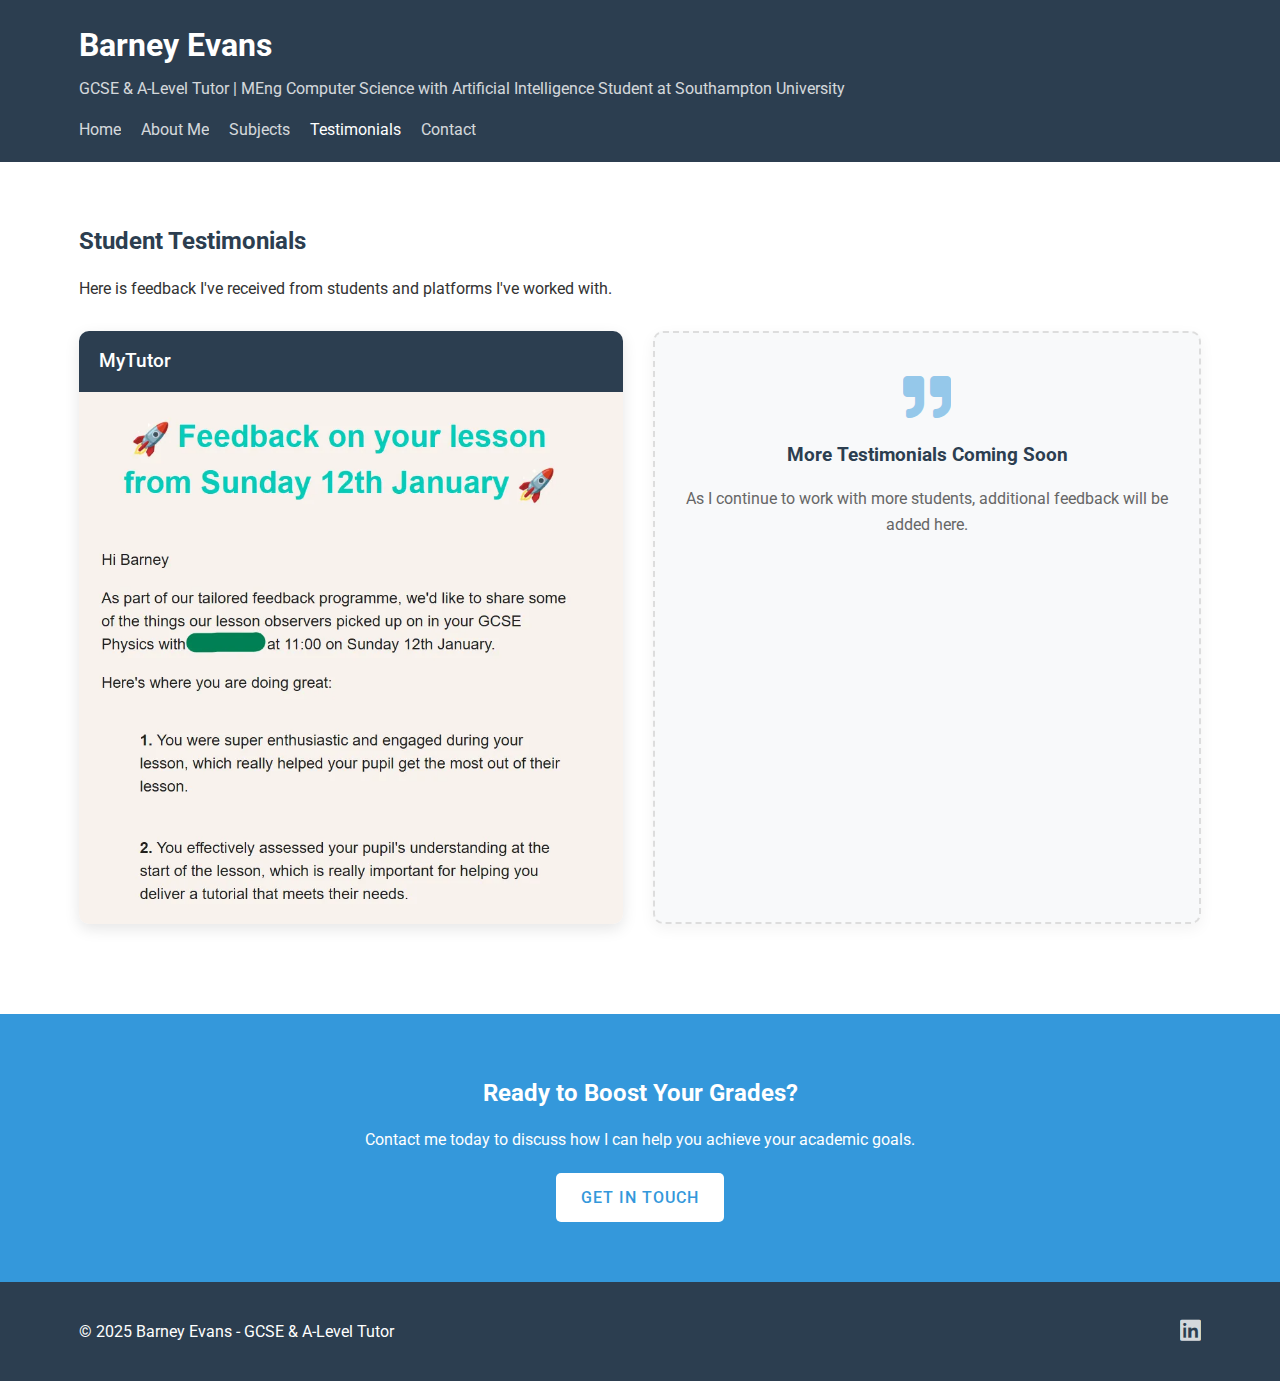
<file: testimonials.html>
<!DOCTYPE html>
<html lang="en">
<head>
    <meta charset="UTF-8">
    <meta name="viewport" content="width=device-width, initial-scale=1.0">
    <title>Testimonials - Barney Evans | GCSE & A-Level Tutor</title>
    <link rel="stylesheet" href="css/style.css">
    <!-- Google Fonts -->
    <link href="https://fonts.googleapis.com/css2?family=Roboto:wght@300;400;500;700&display=swap" rel="stylesheet">
    <!-- Font Awesome for icons -->
    <link rel="stylesheet" href="https://cdnjs.cloudflare.com/ajax/libs/font-awesome/5.15.4/css/all.min.css">
    <!-- Google tag (gtag.js) -->
    <script async src="https://www.googletagmanager.com/gtag/js?id=G-8FGXRLDBVE"></script>
    <script>
      window.dataLayer = window.dataLayer || [];
      function gtag(){dataLayer.push(arguments);}
      gtag('js', new Date());
      gtag('config', 'G-8FGXRLDBVE');
    </script>
</head>
<body>
    <header>
        <div class="container">
            <h1>Barney Evans</h1>
            <p class="tagline">GCSE & A-Level Tutor | MEng Computer Science with Artificial Intelligence Student at Southampton University</p>
            <nav>
                <ul>
                    <li><a href="index.html">Home</a></li>
                    <li><a href="about.html">About Me</a></li>
                    <li><a href="subjects.html">Subjects</a></li>
                    <li><a href="testimonials.html" class="active">Testimonials</a></li>
                    <li><a href="contact.html">Contact</a></li>
                </ul>
            </nav>
        </div>
    </header>

    <section class="testimonials">
        <div class="container">
            <h2>Student Testimonials</h2>
            <p>Here is feedback I've received from students and platforms I've worked with.</p>
            
            <div class="testimonials-container">
                <!-- MyTutor Testimonial -->
                <div class="testimonial-box">
                    <div class="testimonial-source">MyTutor</div>
                    <div class="testimonial-content">
                        <img src="resources/mytutor_feedback.jpg" alt="MyTutor Feedback" class="testimonial-image">
                    </div>
                </div>
                
                <!-- More testimonials can be added here in the future -->
                <div class="add-more-box">
                    <div class="add-more-content">
                        <i class="fas fa-quote-right"></i>
                        <h3>More Testimonials Coming Soon</h3>
                        <p>As I continue to work with more students, additional feedback will be added here.</p>
                    </div>
                </div>
            </div>
        </div>
    </section>

    <section class="cta">
        <div class="container">
            <h2>Ready to Boost Your Grades?</h2>
            <p>Contact me today to discuss how I can help you achieve your academic goals.</p>
            <a href="contact.html" class="btn">Get in Touch</a>
        </div>
    </section>

    <footer>
        <div class="container">
            <p>&copy; 2025 Barney Evans - GCSE & A-Level Tutor</p>
            <div class="social">
                <a href="https://www.linkedin.com/in/barney-evans-400379280/" target="_blank"><i class="fab fa-linkedin"></i></a>
            </div>
        </div>
    </footer>
</body>
</html>
</file>
<file: css/style.css>
/* Teaching Format Section */
.teaching-format {
    background-color: #f8f9fa;
    border-radius: 10px;
    padding: 25px;
    margin-bottom: 30px;
    border-left: 5px solid var(--secondary-color);
}

.teaching-format h3 {
    color: var(--primary-color);
    margin-top: 0;
    margin-bottom: 15px;
}

.teaching-features {
    list-style: none;
    padding: 0;
}

.teaching-features li {
    margin-bottom: 15px;
    display: flex;
    align-items: flex-start;
}

.teaching-features i {
    color: var(--secondary-color);
    margin-right: 10px;
    margin-top: 3px;
}

/* Pricing Box */
.pricing-info {
    margin: 30px 0;
}

.price-box {
    background-color: #f8f9fa;
    border-radius: 10px;
    overflow: hidden;
    box-shadow: 0 5px 15px rgba(0, 0, 0, 0.1);
}

.price-main {
    background-color: var(--secondary-color);
    color: white;
    padding: 20px;
    text-align: center;
    position: relative;
}

.price-amount {
    font-size: 2.5rem;
    font-weight: 700;
}

.price-period {
    font-size: 1rem;
    opacity: 0.9;
    margin-left: 5px;
}

.price-features {
    padding: 20px;
}

.price-feature {
    margin-bottom: 10px;
    color: #555;
}

.price-feature i {
    color: #2ecc71;
    margin-right: 10px;
}

.price-feature:last-child {
    margin-bottom: 0;
}/* Base styles */
:root {
    --primary-color: #2c3e50;
    --secondary-color: #3498db;
    --accent-color: #e74c3c;
    --light-color: #ecf0f1;
    --dark-color: #2c3e50;
    --text-color: #333;
    --bg-color: #fff;
}

* {
    margin: 0;
    padding: 0;
    box-sizing: border-box;
}

body {
    font-family: 'Roboto', sans-serif;
    line-height: 1.6;
    color: var(--text-color);
    background-color: var(--bg-color);
}

.container {
    width: 90%;
    max-width: 1200px;
    margin: 0 auto;
    padding: 0 15px;
}

a {
    text-decoration: none;
    color: var(--secondary-color);
}

ul {
    list-style: none;
}

h1, h2, h3, h4 {
    color: var(--primary-color);
    margin-bottom: 15px;
}

section {
    padding: 60px 0;
}

.btn {
    display: inline-block;
    background-color: var(--secondary-color);
    color: white;
    padding: 12px 25px;
    border-radius: 5px;
    text-transform: uppercase;
    font-weight: 500;
    letter-spacing: 1px;
    transition: all 0.3s ease;
}

.btn:hover {
    background-color: var(--primary-color);
    transform: translateY(-3px);
    box-shadow: 0 5px 15px rgba(0, 0, 0, 0.1);
}

.btn-secondary {
    background-color: transparent;
    color: var(--secondary-color);
    border: 2px solid var(--secondary-color);
}

.btn-secondary:hover {
    background-color: var(--secondary-color);
    color: white;
}

/* Header Styling */
header {
    background-color: var(--primary-color);
    padding: 20px 0;
    color: white;
}

header h1 {
    color: white;
    margin-bottom: 5px;
}

header .tagline {
    font-size: 1rem;
    opacity: 0.8;
    margin-bottom: 15px;
}

header nav ul {
    display: flex;
    flex-wrap: wrap;
}

header nav ul li {
    margin-right: 20px;
}

header nav ul li a {
    color: white;
    opacity: 0.8;
    transition: all 0.3s ease;
}

header nav ul li a:hover, 
header nav ul li a.active {
    opacity: 1;
}

/* Hero Section */
.hero {
    background: linear-gradient(rgba(44, 62, 80, 0.8), rgba(44, 62, 80, 0.8)), url('https://images.unsplash.com/photo-1503676260728-1c00da094a0b?ixlib=rb-1.2.1&auto=format&fit=crop&w=1950&q=80') no-repeat center center/cover;
    color: white;
    text-align: center;
    padding: 100px 0;
}

.hero h2 {
    color: white;
    font-size: 2.5rem;
    margin-bottom: 20px;
}

.hero p {
    font-size: 1.2rem;
    max-width: 700px;
    margin: 0 auto 30px;
}

/* Highlights Section */
.highlights {
    background-color: var(--light-color);
}

.cards {
    display: flex;
    flex-wrap: wrap;
    justify-content: space-between;
    margin-top: 30px;
}

.card {
    background-color: white;
    border-radius: 5px;
    padding: 30px;
    box-shadow: 0 5px 15px rgba(0, 0, 0, 0.1);
    flex: 0 0 calc(33.333% - 20px);
    margin-bottom: 30px;
    text-align: center;
    transition: transform 0.3s ease;
}

.card:hover {
    transform: translateY(-10px);
}

.card i {
    font-size: 3rem;
    color: var(--secondary-color);
    margin-bottom: 20px;
}

/* Subjects Preview */
.subject-list {
    display: flex;
    flex-wrap: wrap;
    justify-content: space-between;
    margin: 30px 0;
}

.subject {
    background-color: var(--light-color);
    border-radius: 5px;
    padding: 20px;
    flex: 0 0 calc(25% - 15px);
    margin-bottom: 20px;
    text-align: center;
    transition: all 0.3s ease;
}

.subject:hover {
    background-color: var(--secondary-color);
    color: white;
}

.subject:hover h3 {
    color: white;
}

.subject i {
    font-size: 2.5rem;
    color: var(--secondary-color);
    margin-bottom: 15px;
}

.subject:hover i {
    color: white;
}

/* Call to Action */
.cta {
    background-color: var(--secondary-color);
    color: white;
    text-align: center;
}

.cta h2 {
    color: white;
}

.cta .btn {
    background-color: white;
    color: var(--secondary-color);
    margin-top: 20px;
}

.cta .btn:hover {
    background-color: var(--primary-color);
    color: white;
}

/* Footer */
footer {
    background-color: var(--primary-color);
    color: white;
    padding: 30px 0;
    text-align: center;
}

footer .container {
    display: flex;
    justify-content: space-between;
    align-items: center;
}

footer .social a {
    color: white;
    margin-left: 15px;
    font-size: 1.5rem;
    opacity: 0.8;
    transition: all 0.3s ease;
}

footer .social a:hover {
    opacity: 1;
}

/* New Subjects Page Styling */
.subject-category {
    margin-bottom: 60px;
}

.subject-category h3 {
    margin-top: 30px;
    margin-bottom: 15px;
    padding-bottom: 10px;
    border-bottom: 2px solid var(--secondary-color);
}

.subject-grid {
    display: flex;
    flex-wrap: wrap;
    gap: 20px;
    margin-top: 25px;
}

.subject-tile {
    flex: 1 1 200px;
    max-width: 300px;
    min-width: 200px;
    background-color: var(--light-color);
    border-radius: 10px;
    padding: 25px 20px;
    text-align: center;
    transition: all 0.3s ease;
    cursor: pointer;
    position: relative;
    box-shadow: 0 5px 15px rgba(0, 0, 0, 0.05);
}

.subject-tile:hover {
    background-color: var(--secondary-color);
    transform: translateY(-5px);
    box-shadow: 0 8px 20px rgba(0, 0, 0, 0.1);
}

.subject-tile:hover h4,
.subject-tile:hover .subject-icon i {
    color: white;
}

.subject-tile:hover .exam-board,
.subject-tile:hover .grade {
    background-color: rgba(255, 255, 255, 0.2);
    color: white;
}

.subject-icon {
    margin-bottom: 15px;
}

.subject-icon i {
    font-size: 3rem;
    color: var(--secondary-color);
    transition: color 0.3s ease;
}

.subject-tile h4 {
    margin-bottom: 10px;
    transition: color 0.3s ease;
}

.exam-board {
    display: inline-block;
    background-color: #e0e0e0;
    padding: 4px 10px;
    border-radius: 20px;
    font-size: 0.8rem;
    transition: all 0.3s ease;
}

.grade {
    display: block;
    margin-top: 8px;
    background-color: rgba(52, 152, 219, 0.15);
    padding: 4px 10px;
    border-radius: 20px;
    font-size: 0.8rem;
    transition: all 0.3s ease;
}

/* Subject Modal */
.modal {
    display: none;
    position: fixed;
    top: 0;
    left: 0;
    width: 100%;
    height: 100%;
    background-color: rgba(0, 0, 0, 0.7);
    z-index: 1000;
    overflow-y: auto;
}

.modal-content {
    background-color: white;
    margin: 40px auto;
    padding: 0;
    width: 90%;
    max-width: 1000px;
    border-radius: 10px;
    box-shadow: 0 5px 20px rgba(0, 0, 0, 0.2);
    position: relative;
    overflow: hidden;
}

.close-modal {
    position: absolute;
    top: 10px;
    right: 15px;
    width: 35px;
    height: 35px;
    background-color: var(--secondary-color);
    color: white;
    font-size: 20px;
    cursor: pointer;
    z-index: 10;
    transition: background-color 0.3s ease;
    display: flex;
    align-items: center;
    justify-content: center;
    border-radius: 5px;
}

.close-modal:hover {
    background-color: var(--primary-color);
}

.modal-header {
    background-color: var(--light-color);
    padding: 20px 30px;
    display: flex;
    align-items: center;
    border-bottom: 1px solid #eee;
}

.modal-header i {
    font-size: 2.5rem;
    color: var(--secondary-color);
    margin-right: 15px;
}

.modal-header h3 {
    margin: 0;
    color: var(--primary-color);
}

.modal-body {
    padding: 30px;
}

.modal-body ul {
    margin: 15px 0;
    padding-left: 20px;
}

.modal-body li {
    margin-bottom: 8px;
}

.resource-section {
    margin-top: 30px;
    padding-top: 20px;
    border-top: 1px dashed #ddd;
}

.resource-grid {
    display: flex;
    flex-wrap: wrap;
    gap: 20px;
    margin-top: 20px;
}

.resource-item {
    flex: 1 1 150px;
    max-width: 200px;
    background-color: #f5f8fa;
    border: 1px solid #e0e0e0;
    border-radius: 8px;
    padding: 15px;
    text-align: center;
    transition: all 0.3s ease;
    cursor: pointer;
}

.resource-item:hover {
    background-color: #e9f7fe;
    transform: translateY(-3px);
    box-shadow: 0 5px 15px rgba(0, 0, 0, 0.05);
}

.resource-icon i {
    font-size: 2rem;
    color: #e74c3c;
    margin-bottom: 10px;
}

.resource-item h5 {
    margin: 10px 0;
    font-size: 0.9rem;
}

.preview-btn {
    display: inline-block;
    background-color: var(--secondary-color);
    color: white;
    padding: 4px 10px;
    border-radius: 4px;
    font-size: 0.8rem;
    transition: background-color 0.3s ease;
}

.resource-item:hover .preview-btn {
    background-color: var(--primary-color);
}

.pdf-viewer {
    width: 100%;
}

.pdf-viewer-header {
    padding: 15px 20px;
    background-color: var(--light-color);
    border-bottom: 1px solid #ddd;
    text-align: left;
}

.pdf-viewer-content {
    border: 1px solid #ddd;
    border-radius: 0 0 5px 5px;
    overflow: hidden;
    background-color: #f5f5f5;
}

.btn-small {
    padding: 8px 15px;
    font-size: 0.9rem;
    background-color: var(--secondary-color);
    color: white;
    border-radius: 5px;
    transition: background-color 0.3s ease;
    text-decoration: none;
    display: inline-block;
}

.btn-small:hover {
    background-color: var(--primary-color);
    color: white;
    text-decoration: none;
}

.btn-small i {
    margin-right: 5px;
}

.note {
    background-color: #fef9e7;
    padding: 15px;
    border-left: 4px solid #f39c12;
    margin-top: 20px;
    border-radius: 0 5px 5px 0;
}

/* Image Collage Styling */
.image-collage {
    width: 100%;
    border-radius: 10px;
    overflow: hidden;
    box-shadow: 0 5px 20px rgba(0, 0, 0, 0.2);
}

.collage-row {
    display: flex;
    height: 200px;
}

.collage-cell {
    flex: 1;
    overflow: hidden;
    position: relative;
    border: 2px solid white;
}

.collage-cell img {
    width: 100%;
    height: 100%;
    object-fit: cover;
    transition: transform 0.3s ease;
}

.collage-cell:hover img {
    transform: scale(1.05);
}

.headshot img {
    object-position: center;
}

.teaching img {
    object-position: top center;
}

.hockey img {
    object-position: top center;
}

.pleasant img {
    object-position: top center;
}

/* About Page Styling */
.about-content {
    display: flex;
    flex-wrap: wrap;
    gap: 30px;
    margin-top: 30px;
}

.about-image {
    flex: 0 0 300px;
}

.about-image img {
    width: 100%;
    border-radius: 5px;
    box-shadow: 0 5px 15px rgba(0, 0, 0, 0.1);
}

.about-text {
    flex: 1;
    min-width: 300px;
}

.qualifications {
    margin-top: 30px;
    padding: 20px;
    background-color: var(--light-color);
    border-radius: 5px;
}

.qualifications ul {
    list-style: none;
    padding: 0;
}

.qualifications li {
    margin-bottom: 10px;
    display: flex;
    align-items: center;
}

.qualifications li i {
    color: var(--secondary-color);
    margin-right: 10px;
    width: 20px;
    text-align: center;
}

.teaching-approach {
    background-color: var(--light-color);
}

.approach-cards {
    display: flex;
    flex-wrap: wrap;
    justify-content: space-between;
    margin-top: 30px;
}

.approach-card {
    flex: 0 0 calc(50% - 15px);
    background-color: white;
    padding: 25px;
    margin-bottom: 30px;
    border-radius: 5px;
    box-shadow: 0 5px 15px rgba(0, 0, 0, 0.05);
    text-align: center;
}

.approach-card i {
    font-size: 2.5rem;
    color: var(--secondary-color);
    margin-bottom: 15px;
}

/* Resources and PDF Previews */
.pdf-preview {
    margin-top: 20px;
    text-align: center;
}

.pdf-preview h6 {
    margin-bottom: 10px;
    color: var(--primary-color);
}

.preview-image {
    max-width: 100%;
    border: 1px solid #ddd;
    border-radius: 5px;
    box-shadow: 0 3px 10px rgba(0, 0, 0, 0.1);
}

.pdf-link i {
    margin-left: 5px;
}

/* Testimonials Page */
.testimonials-container {
    margin: 30px 0;
}

.testimonial {
    padding: 30px;
    background-color: white;
    border-radius: 5px;
    box-shadow: 0 5px 15px rgba(0, 0, 0, 0.05);
    margin-bottom: 30px;
}

.testimonial-header {
    display: flex;
    align-items: center;
    margin-bottom: 15px;
}

.testimonial-header img {
    width: 60px;
    height: 60px;
    margin-right: 15px;
    object-fit: contain;
}

.testimonial-header .platform-logo {
    border-radius: 0;
}

.testimonial-meta h4 {
    margin: 0;
}

.testimonial-meta .subject {
    color: var(--secondary-color);
    font-size: 0.9rem;
}

.testimonial-body {
    color: #333;
}

.mytutor-feedback .feedback-header h3 {
    color: #00BFA5;
    text-align: center;
    margin-bottom: 20px;
    font-size: 1.5rem;
}

.mytutor-feedback .feedback-intro {
    margin-bottom: 20px;
}

.mytutor-feedback .feedback-points h4 {
    color: #333;
    margin-bottom: 10px;
}

.mytutor-feedback .feedback-points ol {
    padding-left: 20px;
}

.mytutor-feedback .feedback-points li {
    margin-bottom: 15px;
    line-height: 1.6;
}

.testimonial-footer {
    margin-top: 15px;
    text-align: right;
    font-size: 0.9rem;
    color: #777;
}

.more-testimonials {
    text-align: center;
    margin-top: 20px;
    font-style: italic;
}

.coming-soon {
    text-align: center;
    padding: 50px;
    background-color: var(--light-color);
    border-radius: 5px;
}

.coming-soon i {
    font-size: 3rem;
    color: var(--secondary-color);
    margin-bottom: 20px;
}

/* Availability Table */
.availability-table {
    width: 100%;
    border-collapse: collapse;
    margin: 20px 0;
    box-shadow: 0 3px 10px rgba(0, 0, 0, 0.1);
    border-radius: 8px;
    overflow: hidden;
}

.availability-table th,
.availability-table td {
    padding: 12px 15px;
    text-align: left;
    border-bottom: 1px solid #ddd;
}

.availability-table th {
    background-color: var(--primary-color);
    color: white;
    font-weight: 500;
}

.availability-table tbody tr:hover {
    background-color: #f8f9fa;
}

.availability-table .day-column {
    width: 30%;
}

.availability-table .time-column {
    width: 70%;
}

.availability-table .available {
    color: #155724;
    background-color: #d4edda;
    font-weight: 500;
}

.availability-table .unavailable {
    color: #6c757d;
    font-style: italic;
}

.calendar-note {
    font-style: italic;
    font-size: 0.9rem;
    margin-top: 10px;
    color: #666;
}

/* Testimonials Page */
.testimonials-container {
    display: flex;
    flex-wrap: wrap;
    gap: 30px;
    margin: 30px 0;
}

.testimonial-box {
    flex: 1;
    min-width: 300px;
    max-width: 600px;
    background-color: white;
    border-radius: 10px;
    box-shadow: 0 5px 15px rgba(0, 0, 0, 0.1);
    overflow: hidden;
}

.testimonial-source {
    padding: 15px 20px;
    background-color: var(--primary-color);
    color: white;
    font-size: 1.2rem;
    font-weight: 500;
}

.testimonial-content {
    padding: 0;
}

.testimonial-image {
    width: 100%;
    display: block;
}

.add-more-box {
    flex: 1;
    min-width: 300px;
    max-width: 600px;
    background-color: #f8f9fa;
    border-radius: 10px;
    box-shadow: 0 5px 15px rgba(0, 0, 0, 0.05);
    border: 2px dashed #ddd;
}

.add-more-content {
    padding: 40px 20px;
    text-align: center;
}

.add-more-content i {
    font-size: 3rem;
    color: var(--secondary-color);
    margin-bottom: 20px;
    opacity: 0.5;
}

.add-more-content h3 {
    margin-bottom: 15px;
    color: var(--primary-color);
}

.add-more-content p {
    color: #666;
}

.mytutor-feedback-image {
    max-width: 100%;
}

.feedback-image {
    text-align: center;
}

/* Contact Page */
.contact-container {
    display: flex;
    flex-wrap: wrap;
    gap: 30px;
    margin-top: 30px;
}

.contact-info {
    flex: 1;
    min-width: 300px;
}

.contact-method {
    margin-bottom: 20px;
    display: flex;
    align-items: flex-start;
}

.contact-method i {
    font-size: 1.5rem;
    color: var(--secondary-color);
    margin-right: 15px;
    width: 30px;
    text-align: center;
}

.contact-method h4 {
    margin: 0 0 5px 0;
}

.contact-form {
    flex: 2;
    min-width: 300px;
    background-color: white;
    padding: 30px;
    border-radius: 5px;
    box-shadow: 0 5px 15px rgba(0, 0, 0, 0.05);
}

.form-group {
    margin-bottom: 20px;
}

.form-group label {
    display: block;
    margin-bottom: 5px;
    font-weight: 500;
}

.form-group input,
.form-group textarea,
.form-group select {
    width: 100%;
    padding: 10px;
    border: 1px solid #ddd;
    border-radius: 5px;
    font-family: inherit;
    font-size: 1rem;
}

.form-group textarea {
    min-height: 150px;
    resize: vertical;
}

.form-group select {
    appearance: none;
    background-image: url("data:image/svg+xml;charset=UTF-8,%3csvg xmlns='http://www.w3.org/2000/svg' viewBox='0 0 24 24' fill='none' stroke='currentColor' stroke-width='2' stroke-linecap='round' stroke-linejoin='round'%3e%3cpolyline points='6 9 12 15 18 9'%3e%3c/polyline%3e%3c/svg%3e");
    background-repeat: no-repeat;
    background-position: right 10px center;
    background-size: 1em;
}

/* Responsive Design */
@media screen and (max-width: 768px) {
    .card, .subject {
        flex: 0 0 calc(50% - 15px);
    }
    
    .approach-card {
        flex: 0 0 100%;
    }
    
    .hero h2 {
        font-size: 2rem;
    }
    
    footer .container {
        flex-direction: column;
    }
    
    footer .social {
        margin-top: 15px;
    }
}

@media screen and (max-width: 576px) {
    .card, .subject {
        flex: 0 0 100%;
    }
    
    header nav ul {
        flex-direction: column;
    }
    
    header nav ul li {
        margin-right: 0;
        margin-bottom: 10px;
    }
}
</file>
